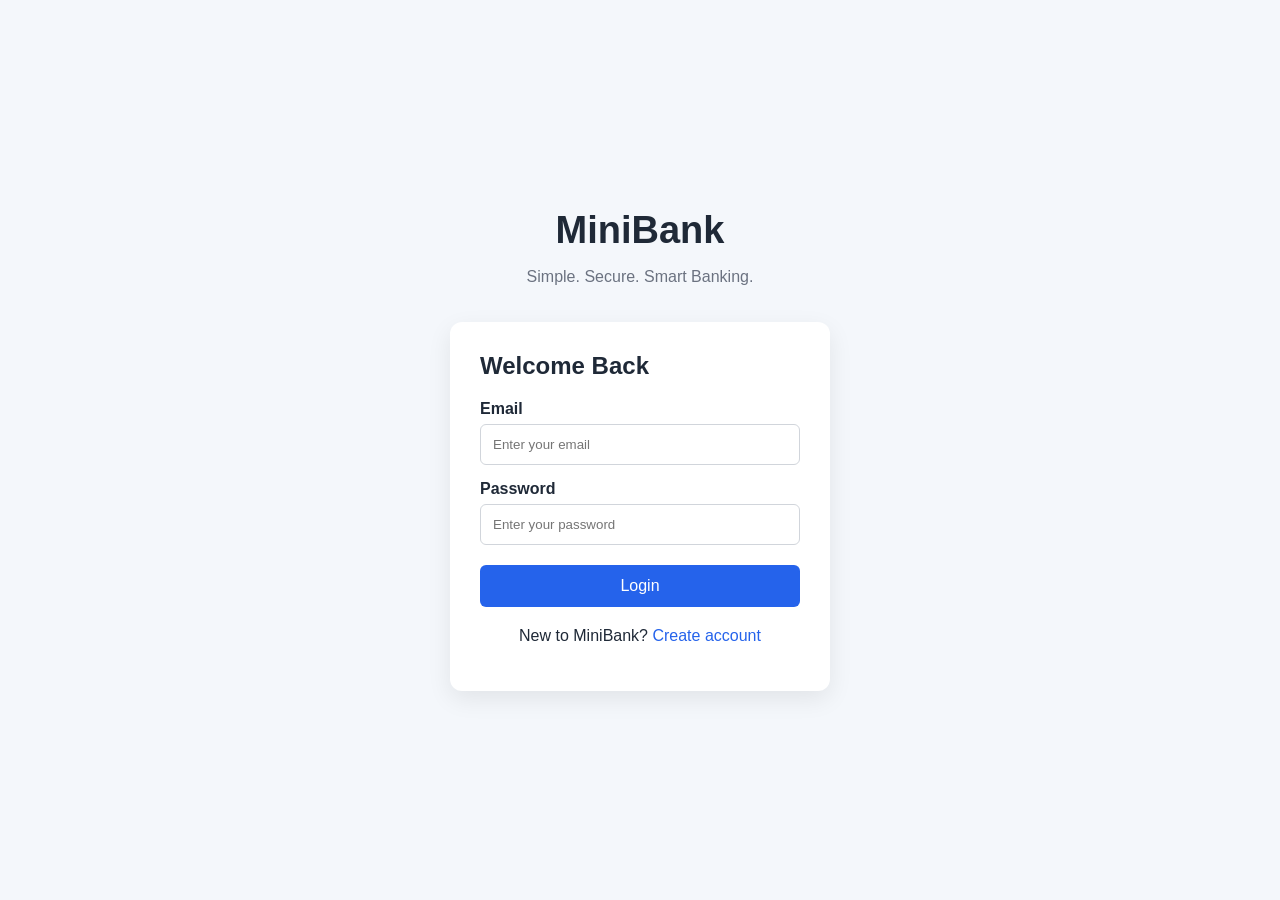
<file: frontend/index.html>
<!DOCTYPE html>
<html lang="en">
<head>
    <meta charset="UTF-8">
    <meta name="viewport" content="width=device-width, initial-scale=1.0">
    <title>MiniBank - Login</title>
    <link rel="stylesheet" href="style.css">
</head>

<body>

<div class="container">

    <div class="brand">
        <h1>MiniBank</h1>
        <p>Simple. Secure. Smart Banking.</p>
    </div>

    <div class="card">

        <h2>Welcome Back</h2>

        <form id="loginForm">

            <label>Email</label>
            <input
                type="email"
                id="loginEmail"
                placeholder="Enter your email"
                required
            >

            <label>Password</label>
            <input
                type="password"
                id="loginPassword"
                placeholder="Enter your password"
                required
            >

            <button type="submit">
                Login
            </button>

        </form>

        <p id="loginMessage" class="message"></p>

        <p class="switch">
            New to MiniBank?
            <a href="register.html">Create account</a>
        </p>

    </div>

</div>

<script src="app.js"></script>

</body>
</html>
</file>
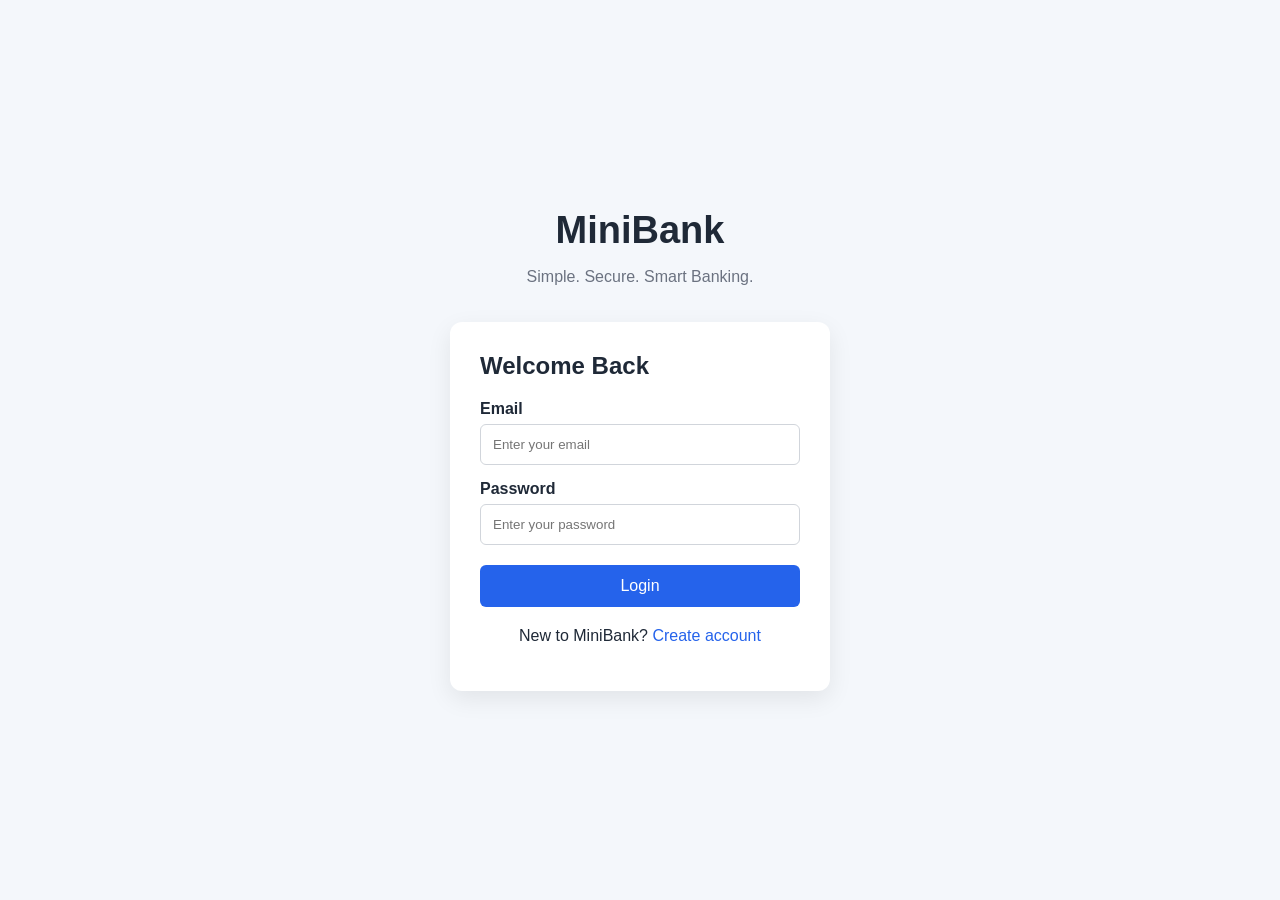
<file: frontend/dashboard.html>
<!DOCTYPE html>
<html lang="en">

<head>
    <meta charset="UTF-8">
    <meta name="viewport" content="width=device-width, initial-scale=1.0">

    <title>MiniBank Dashboard</title>

    <link rel="stylesheet" href="style.css">
</head>

<body>

<div class="dashboard">

    <div class="navbar">

        <h2>MiniBank</h2>

        <button onclick="logout()">
            Logout
        </button>

    </div>

    <div class="welcome">

        <h1>
            Welcome,
            <span id="customerName">Customer</span>
        </h1>

        <p>Your MiniBank dashboard</p>

    </div>

    <div class="account-grid">

        <div class="account-card">

            <p>Account Number</p>

            <h2 id="accountNumber">Loading...</h2>

        </div>

        <div class="account-card">

            <p>Available Balance</p>

            <h2 id="accountBalance">Loading...</h2>

        </div>

    </div>

    <div class="actions">

        <button disabled>Deposit</button>
        <button disabled>Withdraw</button>
        <button disabled>Transfer</button>

    </div>

    <div class="transactions">

        <h2>Recent Transactions</h2>

        <p>
            No transactions available.
        </p>

    </div>

</div>

<script src="app.js"></script>

</body>

</html>
</file>
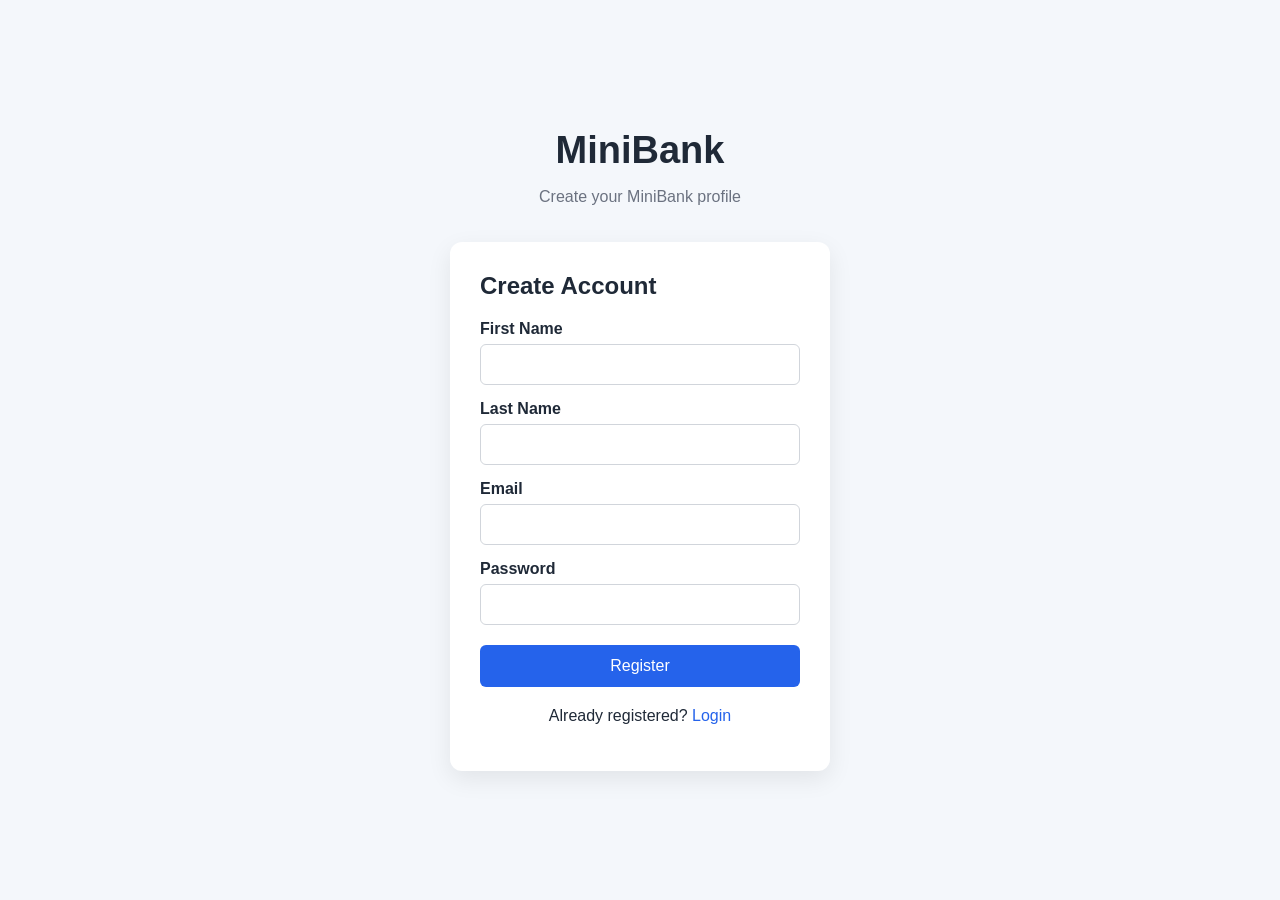
<file: frontend/register.html>
<!DOCTYPE html>
<html lang="en">
<head>
    <meta charset="UTF-8">
    <meta name="viewport" content="width=device-width, initial-scale=1.0">
    <title>MiniBank - Register</title>
    <link rel="stylesheet" href="style.css">
</head>

<body>

<div class="container">

    <div class="brand">
        <h1>MiniBank</h1>
        <p>Create your MiniBank profile</p>
    </div>

    <div class="card">

        <h2>Create Account</h2>

        <form id="registerForm">

            <label>First Name</label>
            <input
                type="text"
                id="firstName"
                required
            >

            <label>Last Name</label>
            <input
                type="text"
                id="lastName"
                required
            >

            <label>Email</label>
            <input
                type="email"
                id="registerEmail"
                required
            >

            <label>Password</label>
            <input
                type="password"
                id="registerPassword"
                required
            >

            <button type="submit">
                Register
            </button>

        </form>

        <p id="registerMessage" class="message"></p>

        <p class="switch">
            Already registered?
            <a href="index.html">Login</a>
        </p>

    </div>

</div>

<script src="app.js"></script>

</body>
</html>
</file>
<file: frontend/style.css>
* {
    box-sizing: border-box;
}

body {
    margin: 0;
    font-family: Arial, sans-serif;
    background: #f4f7fb;
    color: #1f2937;
}

.container {
    min-height: 100vh;
    display: flex;
    flex-direction: column;
    align-items: center;
    justify-content: center;
}

.brand {
    text-align: center;
    margin-bottom: 20px;
}

.brand h1 {
    margin: 0;
    font-size: 38px;
}

.brand p {
    color: #6b7280;
}

.card {
    background: white;
    width: 380px;
    padding: 30px;
    border-radius: 12px;
    box-shadow: 0 8px 25px rgba(0,0,0,0.08);
}

.card h2 {
    margin-top: 0;
}

label {
    display: block;
    margin-top: 15px;
    margin-bottom: 6px;
    font-weight: bold;
}

input {
    width: 100%;
    padding: 12px;
    border: 1px solid #d1d5db;
    border-radius: 6px;
}

button {
    width: 100%;
    margin-top: 20px;
    padding: 12px;
    border: none;
    border-radius: 6px;
    background: #2563eb;
    color: white;
    font-size: 16px;
    cursor: pointer;
}

button:hover {
    background: #1d4ed8;
}

button:disabled {
    background: #9ca3af;
    cursor: not-allowed;
}

.switch {
    text-align: center;
    margin-top: 20px;
}

.switch a {
    color: #2563eb;
    text-decoration: none;
}

.message {
    text-align: center;
    margin-top: 15px;
}

.dashboard {
    max-width: 1100px;
    margin: auto;
    padding: 30px;
}

.navbar {
    display: flex;
    justify-content: space-between;
    align-items: center;
}

.navbar button {
    width: 100px;
    margin: 0;
}

.welcome {
    margin-top: 40px;
}

.account-grid {
    display: grid;
    grid-template-columns: 1fr 1fr;
    gap: 20px;
    margin-top: 30px;
}

.account-card {
    background: white;
    padding: 25px;
    border-radius: 10px;
    box-shadow: 0 5px 15px rgba(0,0,0,0.06);
}

.account-card p {
    color: #6b7280;
}

.actions {
    display: flex;
    gap: 20px;
}

.transactions {
    background: white;
    padding: 25px;
    border-radius: 10px;
    margin-top: 30px;
}
</file>
